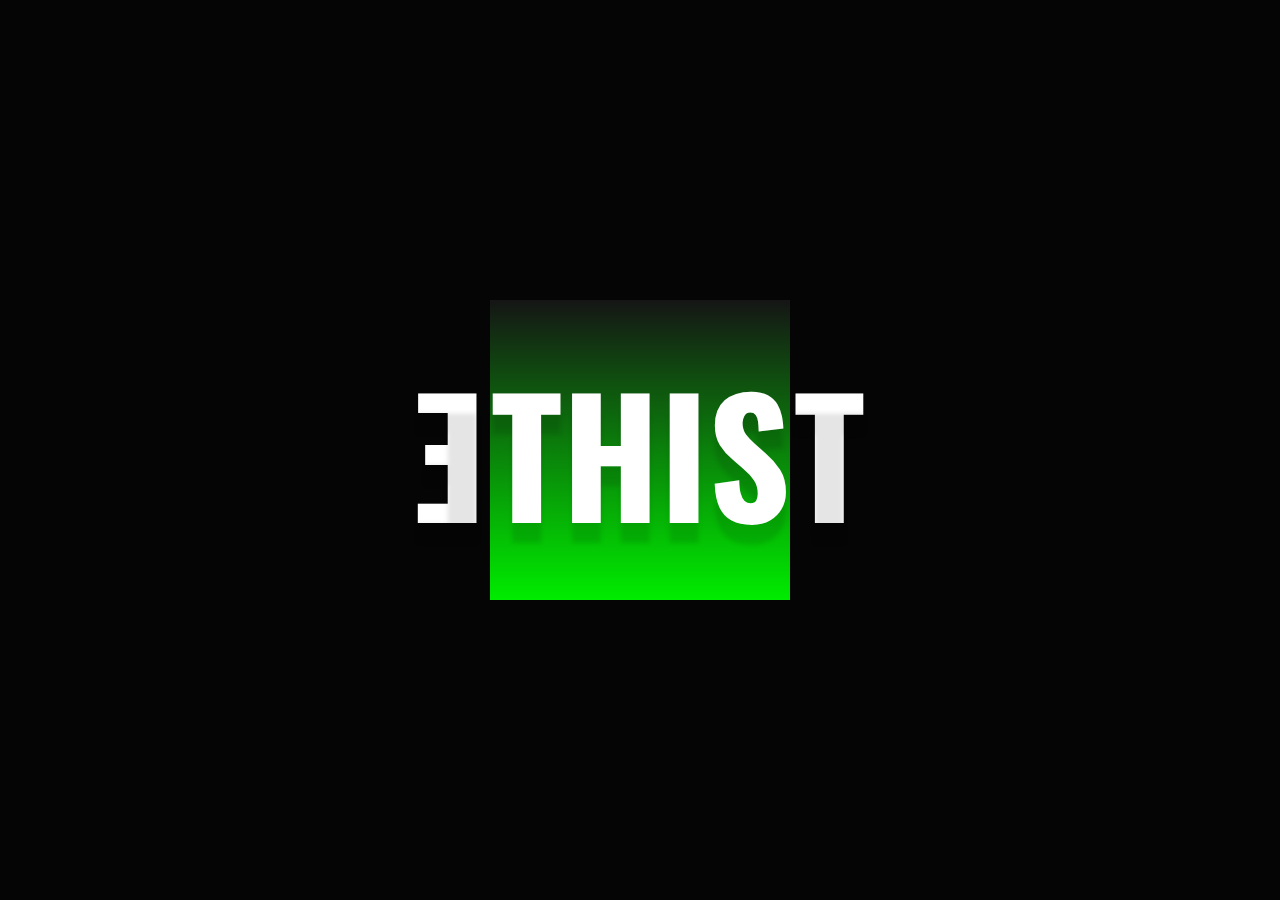
<file: projects/html_css_js/3d-cube/index.html>
<!-- source- @YASH_TECHIE github -->
<!DOCTYPE html>
<html lang="en">
<head>
    <meta charset="UTF-8">
    <meta http-equiv="X-UA-Compatible" content="IE=edge">
    <meta name="viewport" content="width=device-width, initial-scale=1.0">
    <title>3d glowing cube</title>
    <link rel="stylesheet" href="style.css">
</head>
<body>
    <div class="cube">
        <div class="top"></div>
        <div>
            <span style="--i:0">
              <h2>THIS</h2> 
              <h2>THIS</h2>
            </span>
            <span style="--i:1">
                <h2>IS</h2> 
              <h2>IS</h2>
            </span>
            <span style="--i:2">
                <h2>TECHIE</h2> 
              <h2>TECHIE</h2>
            </span>
            <span style="--i:3">
                <h2>YASH </h2> 
              <h2>YASH </h2>
            </span>
        </div>
    </div>
</body>
</html>
</file>
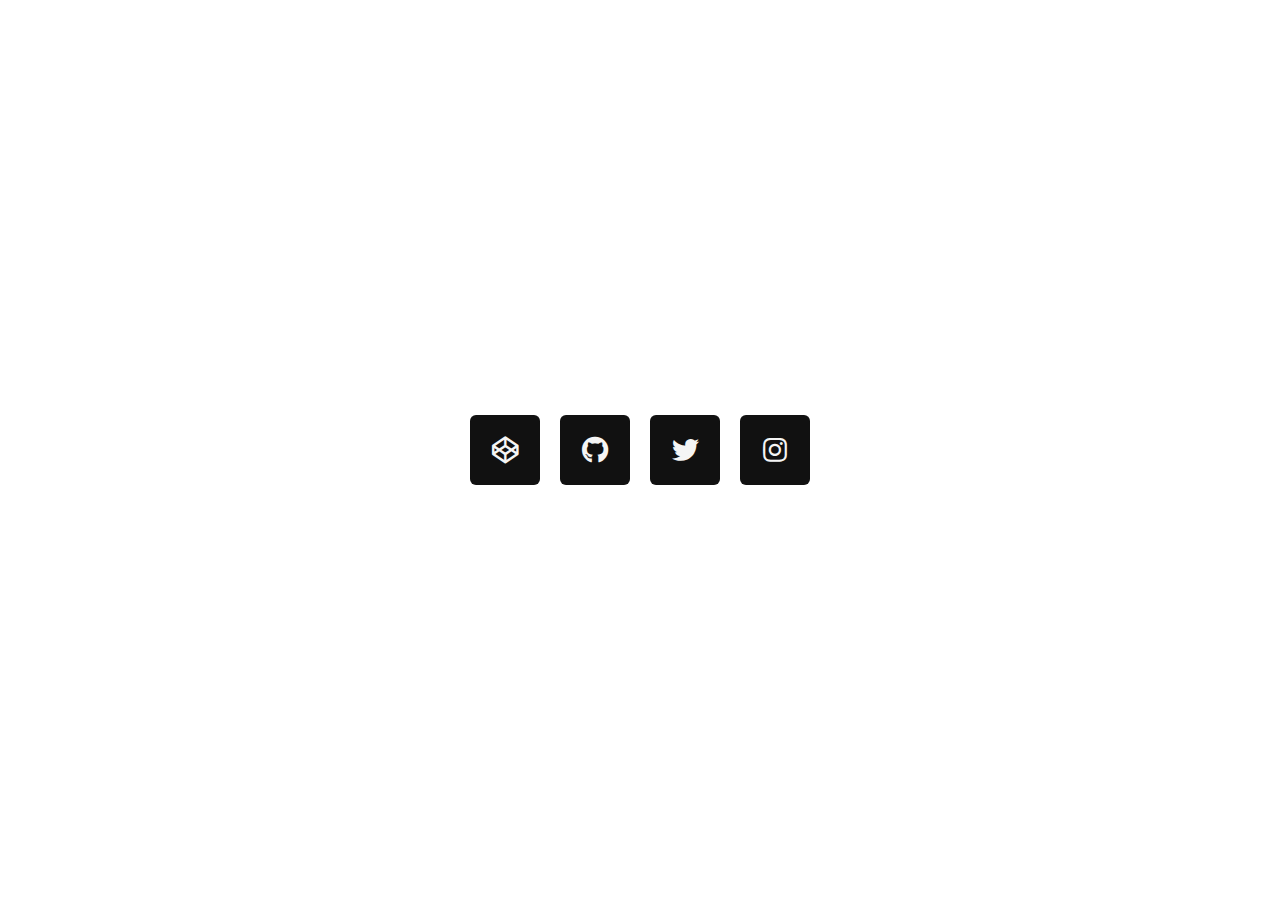
<file: projects/html_css_js/buttons-hover-effect/index.html>
<!DOCTYPE html>
<html>
<head>
  <title>Social Media With Cool Hover Animation | Rustcode</title>
  <link rel="stylesheet" href="https://cdnjs.cloudflare.com/ajax/libs/font-awesome/5.15.3/css/all.min.css" />
  <link rel="stylesheet" type="text/css" href="style.css">
 </head>

 <body>
 
  <ul class="container">
   <li><a href="#"><span class="fab fa-codepen"></span></a></li>
   <li><a href="#"><span class="fab fa-github"></span></a></li>
   <li><a href="#"><span class="fab fa-twitter"></span></a></li>
   <li><a href="#"><span class="fab fa-instagram"></span></a></li>
  </ul>
  
 </body>
</html>
</file>
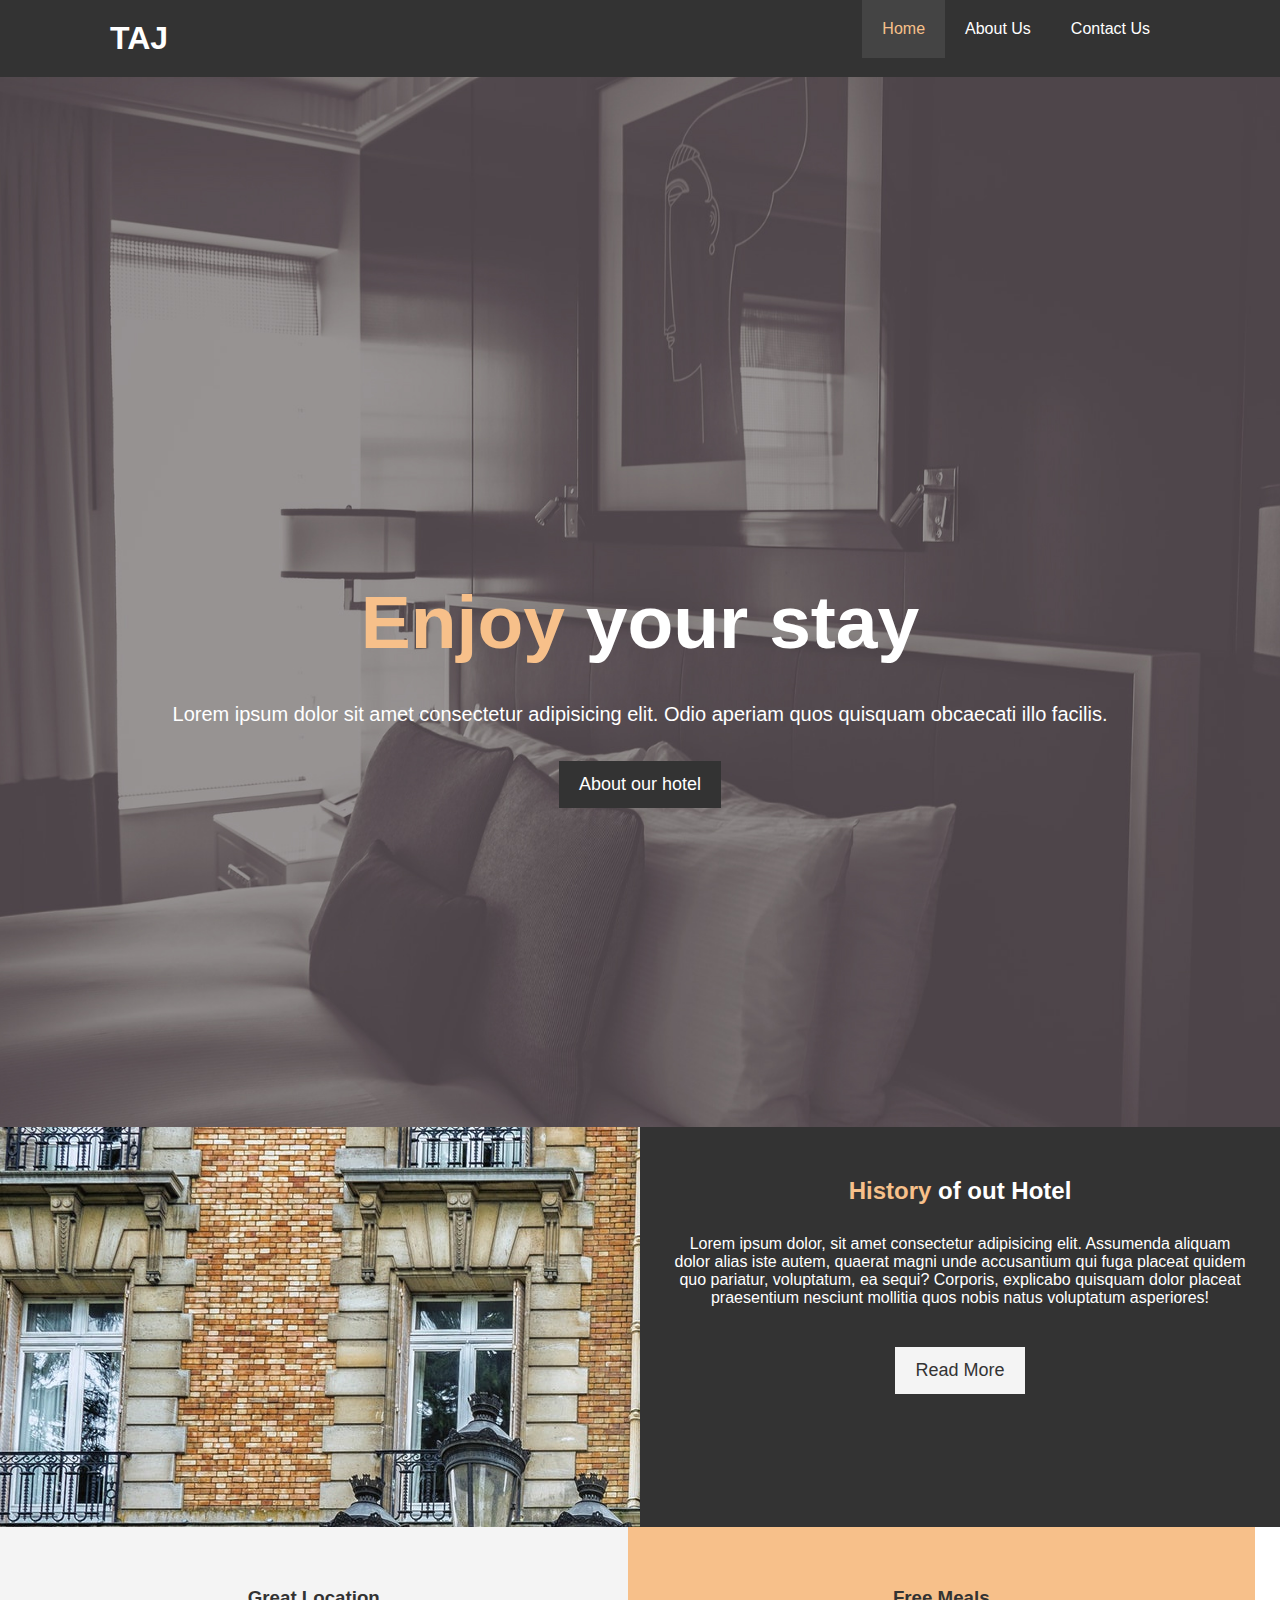
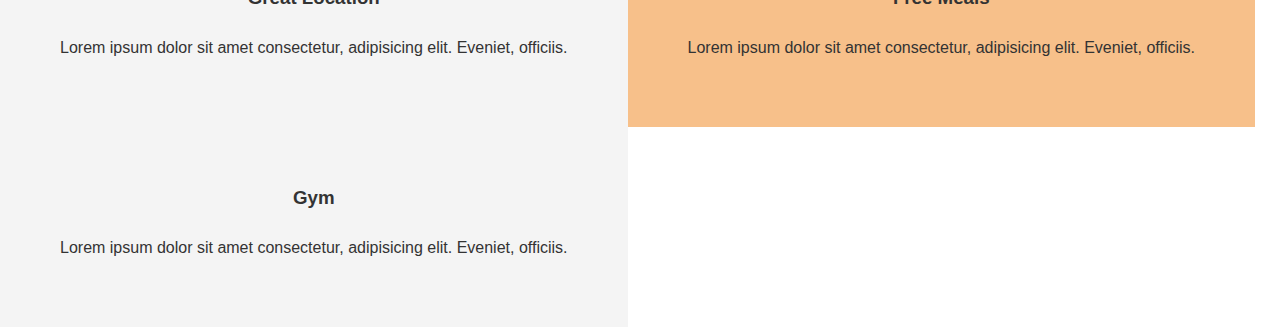
<file: projects/html_css_js/hotel-static-webpage/index.html>
<!-- source- @Techie_Yash github -->
<!-- used lorm text generation for random content , you can modify it accordingly -->
<!DOCTYPE html>
<html lang="en">
<head>
    <meta charset="UTF-8">
    <meta name="viewport" content="width=device-width, initial-scale=1.0">
    <meta http-equiv="X-UA-Compatible" content="ie=edge">
    <meta name="description" content="Dobro dosli u najbolji kafic na svetu">
    <meta name="keywords" content="Kafic">
    <link rel="stylesheet" href="https://use.fontawesome.com/releases/v5.6.1/css/all.css" integrity="sha384-gfdkjb5BdAXd+lj+gudLWI+BXq4IuLW5IT+brZEZsLFm++aCMlF1V92rMkPaX4PP" crossorigin="anonymous">
    <link rel="stylesheet" href="css/style.css">
    <title>Hotel BT - Hello</title>
</head>
<body>
    <header>
        <nav id="navbar">
        <div class="container">
                <h1 class="logo"><a href="index.html">TAJ</a></h1>
                <ul>
                    <li><a class="current" href="index.html">Home</a></li>
                    <li><a href="about.html">About Us</a></li>
                    <li><a href="contact.html">Contact Us</a></li>
                </ul>
              </div>
            </nav>  
        
         <div id="showcase">
           <div class="container">
               <div class="showcase-content">
                   <h1><span class="text-primary">Enjoy</span> your stay</h1>
                   <p class="lead">Lorem ipsum dolor sit amet consectetur adipisicing elit. Odio aperiam quos quisquam obcaecati illo facilis.</p>
                   <a class="btn" href="about.html">About our hotel</a>
               </div>
           </div>
         </div>   
    </header>
    <section id="home-info" class="bg-dark">
        <div class="info-img"></div>
        <div class="info-content">
          <h2><span class="text-primary">History</span> of out Hotel</h2>
          <p>
              Lorem ipsum dolor, sit amet consectetur adipisicing elit. Assumenda
              aliquam dolor alias iste autem, quaerat magni unde accusantium qui
              fuga placeat quidem quo pariatur, voluptatum, ea sequi? Corporis,
              explicabo quisquam dolor placeat praesentium nesciunt mollitia quos
              nobis natus voluptatum asperiores!
          </p>
          <a href="about.html" class="btn btn-light">Read More</a>
        </div>
      </section>
       <section id="features">
           <div class="box bg-light">
            <i class="fas fa-hotel fa-3x"></i>
               <h3>Great Location</h3>
               <p>Lorem ipsum dolor sit amet consectetur, adipisicing elit. Eveniet, officiis.</p>
           </div>
           <div class="box bg-primary">
            <i class="fas fa-utensils fa-3x"></i>
            <h3>Free Meals</h3>
            <p>Lorem ipsum dolor sit amet consectetur, adipisicing elit. Eveniet, officiis.</p>
           </div>
           <div class="box bg-light">
            <i class="fas fa-dumbbell fa-3x"></i>
            <h3>Gym</h3>
            <p>Lorem ipsum dolor sit amet consectetur, adipisicing elit. Eveniet, officiis.</p>
           </div>
       </section>
       <footer id="main-footer">        
       </footer>
</body>
</html>
</file>
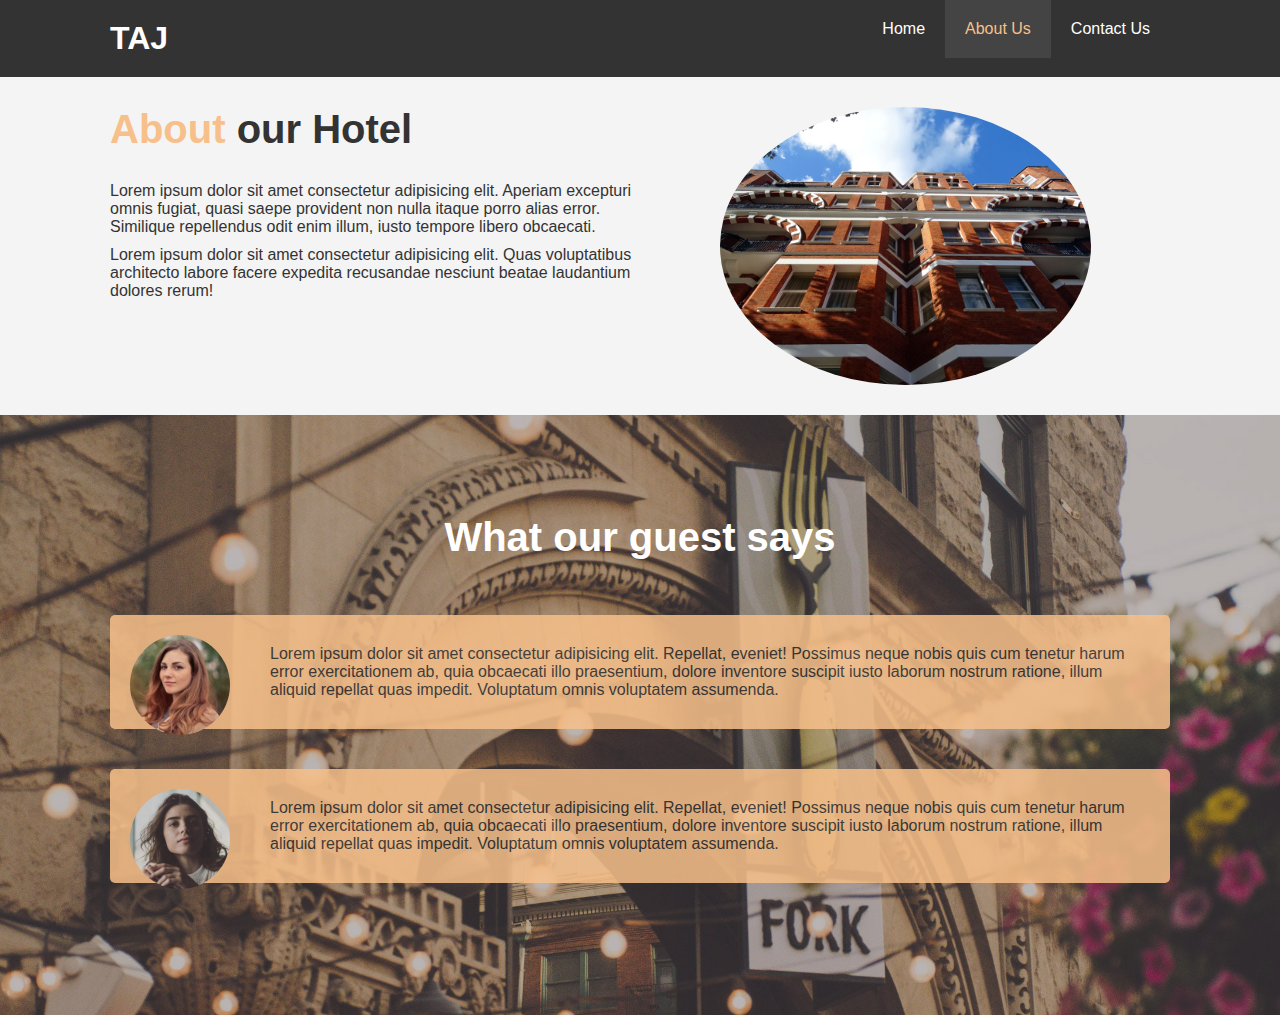
<file: projects/html_css_js/hotel-static-webpage/about.html>
<!DOCTYPE html>
<html lang="en">
<head>
    <meta charset="UTF-8">
    <meta name="viewport" content="width=device-width, initial-scale=1.0">
    <meta http-equiv="X-UA-Compatible" content="ie=edge">
    <meta name="description" content="Dobro dosli u najbolji kafic na svetu">
    <meta name="keywords" content="Kafic">
    <link rel="stylesheet" href="css/style.css">
    <title>Hotel BT - About</title>
</head>
<body>
    <header>
        <nav id="navbar">
        <div class="container">
                <h1 class="logo"><a href="index.html">TAJ</a></h1>
                <ul>
                    <li><a  href="index.html">Home</a></li>
                    <li><a class="current" href="about.html">About Us</a></li>
                    <li><a href="contact.html">Contact Us</a></li>
                </ul>
              </div>
            </nav>  
    </header>
   <section id="about-info" class="bg-light py-3">
       <div class="container">
           <div class="info-left">
               <h1 class="l-heading"> <span class="text-primary">About</span> our Hotel </h1>
               <p>Lorem ipsum dolor sit amet consectetur adipisicing elit. Aperiam excepturi omnis fugiat, quasi saepe provident non nulla itaque porro alias error. Similique repellendus odit enim illum, iusto tempore libero obcaecati.</p>
               <p>Lorem ipsum dolor sit amet consectetur adipisicing elit. Quas voluptatibus architecto labore facere expedita recusandae nesciunt beatae laudantium dolores rerum!</p>
           </div>
           <div class="info-right">
               <img src="./img/photo-2.jpg" alt="Hotel">
           </div>
       </div>
   </section>
   <div class="clr"></div>

   <section id="testimonials" class="py-3">
    <div class="container">
       <h2 class="l-heading ">What our guest says</h2>
       <div class="testimonial bg-primary">
           <img src="./img/person-1.jpg" alt="Samanta">
           <p>Lorem ipsum dolor sit amet consectetur adipisicing elit. Repellat, eveniet! Possimus neque nobis quis cum tenetur harum error exercitationem ab, quia obcaecati illo praesentium, dolore inventore suscipit iusto laborum nostrum ratione, illum aliquid repellat quas impedit. Voluptatum omnis voluptatem assumenda.</p>

       </div>

       <div class="testimonial bg-primary">
        <img src="./img/person-2.jpg" alt="Jen">
        <p>Lorem ipsum dolor sit amet consectetur adipisicing elit. Repellat, eveniet! Possimus neque nobis quis cum tenetur harum error exercitationem ab, quia obcaecati illo praesentium, dolore inventore suscipit iusto laborum nostrum ratione, illum aliquid repellat quas impedit. Voluptatum omnis voluptatem assumenda.</p>

    </div>
   </div>
  </section>
</body>
</html>
</file>
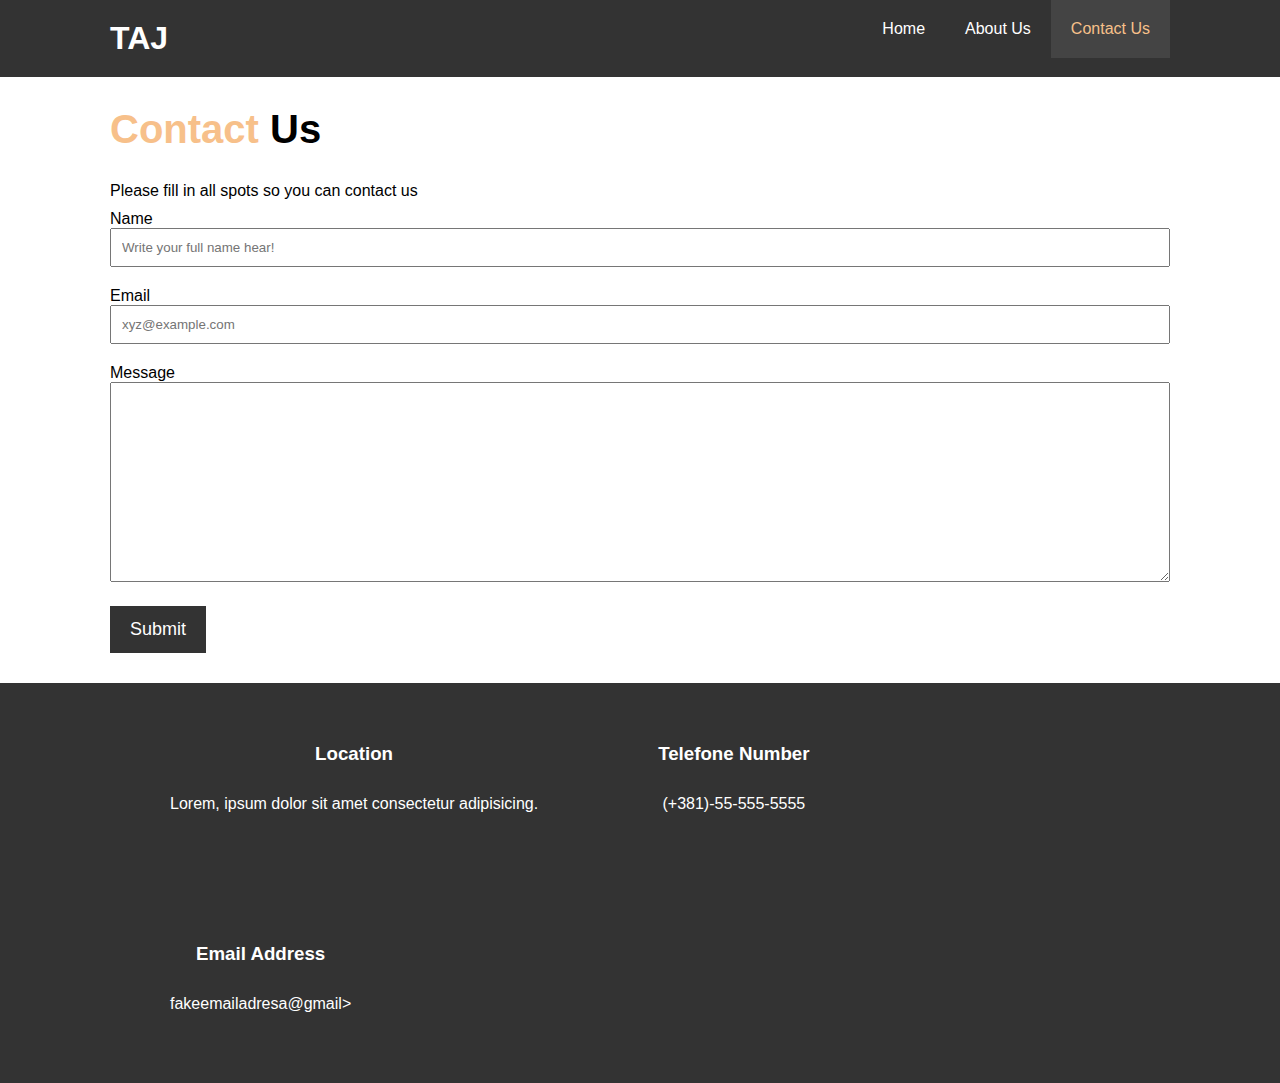
<file: projects/html_css_js/hotel-static-webpage/contact.html>
<!DOCTYPE html>
<html lang="en">
<head>
    <meta charset="UTF-8">
    <meta name="viewport" content="width=device-width, initial-scale=1.0">
    <meta http-equiv="X-UA-Compatible" content="ie=edge">
    <meta name="description" content="Dobro dosli u najbolji kafic na svetu">
    <meta name="keywords" content="Kafic">
    <link rel="stylesheet" href="https://use.fontawesome.com/releases/v5.6.1/css/all.css" integrity="sha384-gfdkjb5BdAXd+lj+gudLWI+BXq4IuLW5IT+brZEZsLFm++aCMlF1V92rMkPaX4PP" crossorigin="anonymous">
    <link rel="stylesheet" href="css/style.css">
    <title>Hotel TAJ - Contact Us</title>
    <script src="script.js"></script>
</head>
<body>
    <header>
        <nav id="navbar">
        <div class="container">
                <h1 class="logo"><a href="index.html">TAJ</a></h1>
                <ul>
                    <li><a  href="index.html">Home</a></li>
                    <li><a href="about.html">About Us</a></li>
                    <li><a class="current" href="contact.html">Contact Us</a></li>
                </ul>
              </div>
            </nav>  
    </header>

     <section id="contact-form" class="py-3">
         <div class="container">
            <h1 class="l-heading"><span class="text-primary">Contact </span> Us</h1>
            <p>Please fill in all spots so you can contact us</p>
            <form action="process.php">
                <div class="form-group">
                   <laber for="name">Name</laber>
                   <input type="text" placeholder="Write your full name hear!" name="Name" id="Name">
                </div>
                <div class="form-group">
                   <laber for="email">Email</laber>
                   <input type="email" placeholder="xyz@example.com" name="email" id="email">
                </div>
                <div class="form-group">
                   <laber for="message">Message</laber>
                   <textarea id="message" placeholder="Maximum 400 characters!" rows="4" cols="25" maxlength="400"  oninput="updateCharacterCount()">
                    </textarea>
                    <div id="characterCount"></div>
                </div>
                <button type="submit" class="btn">Submit</button>
            </form>
         </div>
     </section>
     <section id="contact-info" class="bg-dark">
         <div class="container">
            <div class="box ">
                <i class="fas fa-hotel fa-3x"></i>
                   <h3> Location</h3>
                   <p>Lorem, ipsum dolor sit amet consectetur adipisicing.</p>
               </div>
               <div class="box">
                <i class="fas fa-phone fa-3x"></i>
                <h3>Telefone Number</h3>
                <p>(+381)-55-555-5555</p>
               </div>
               <div class="box ">
                <i class="fas fa-envelope fa-3x"></i>
                <h3>Email Address</h3>
                <p>fakeemailadresa@gmail></p>
               </div>
         </div>

     </section>
 
</body>
</html>
</file>
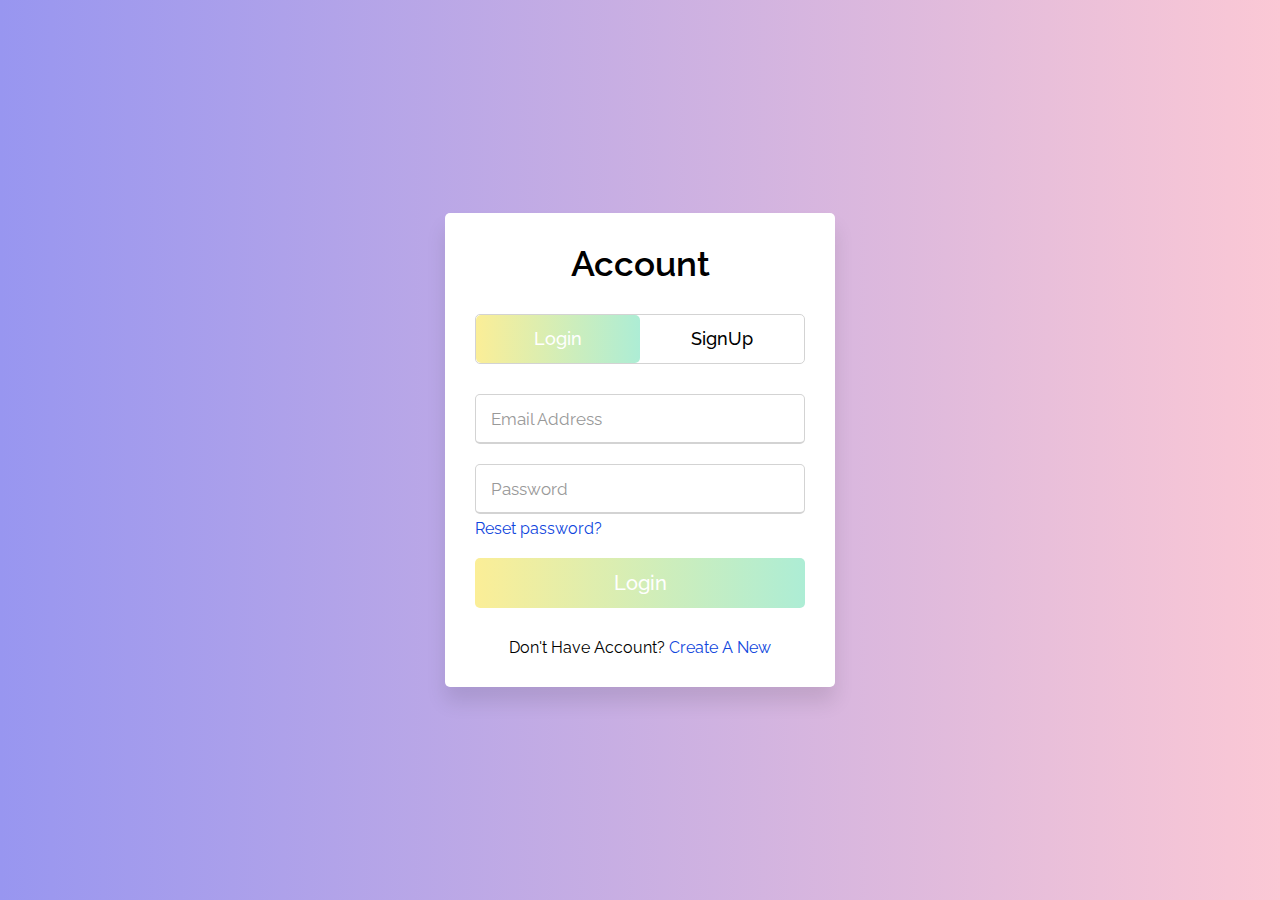
<file: projects/html_css_js/sign_n_login_page/form.html>
<!-- source- @yash_techie github -->
<!DOCTYPE html>
<html lang="en" dir="ltr">
   <head>
      <meta charset="utf-8">
      <title>Sign Up | Log In</title>
      <link rel="stylesheet" href="style.css">
      <meta name="viewport" content="width=device-width, initial-scale=1.0">
   </head>
   <body>
      <div class="wrapper">
         <div class="title-text">
            <div class="title login">
               Account 
            </div>
            <div class="title signup">
               Account
            </div>
         </div>
         <div class="form-container">
            <div class="slide-controls">
               <input type="radio" name="slide" id="login" checked>
               <input type="radio" name="slide" id="signup">
               <label for="login" class="slide login">Login</label>
               <label for="signup" class="slide signup">SignUp</label>
               <div class="slider-tab"></div>
            </div>
            <div class="form-inner">
               <form action="#" class="login">
                  <div class="field">
                     <input type="text" placeholder="Email Address" required>
                  </div>
                  <div class="field">
                     <input type="password" placeholder="Password" required>
                  </div>
                  <div class="pass-link">
                     <a href="#">Reset password?</a>
                  </div>
                  <div class="field btn">
                     <div class="btn-layer"></div>
                     <input type="submit" value="Login">
                  </div>
                  <div class="signup-link">
                     Don't Have Account? <a href="">Create A New</a>
                  </div>
               </form>
               <form action="#" class="signup">
                  <div class="field">
                     <input type="text" placeholder="Email Address" required>
                  </div>
                  <div class="field">
                     <input type="password" placeholder="Password" required>
                  </div>
                  <div class="field">
                     <input type="password" placeholder="Confirm Password" required>
                  </div>
                  <div class="field btn">
                     <div class="btn-layer"></div>
                     <input type="submit" value="SignUp">
                  </div>
               </form>
            </div>
         </div>
      </div>
      <script>
         const loginText = document.querySelector(".title-text .login");
         const loginForm = document.querySelector("form.login");
         const loginBtn = document.querySelector("label.login");
         const signupBtn = document.querySelector("label.signup");
         const signupLink = document.querySelector("form .signup-link a");
         signupBtn.onclick = (()=>{
           loginForm.style.marginLeft = "-50%";
           loginText.style.marginLeft = "-50%";
         });
         loginBtn.onclick = (()=>{
           loginForm.style.marginLeft = "0%";
           loginText.style.marginLeft = "0%";
         });
         signupLink.onclick = (()=>{
           signupBtn.click();
           return false;
         });
      </script>
   </body>
</html>
</file>
<file: projects/html_css_js/3d-cube/style.css>
@import url('https://fonts.googleapis.com/css?family=Oswald:wght@700&display=swap');

* {
    margin: 0;
    padding: 0%;
    box-sizing: border-box;
    font-family: 'Oswald',sans-serif;
}

body{
    display: flex;
    justify-content: center;
    align-items: center;
    min-height: 100vh;
    background:#050505;
}


.cube {
     position: relative;
     width: 300px;
     height: 300px;
     transform-style: preserve-3d;
     animation: animate 4s linear infinite;

}
@keyframes animate {
    0% {
        transform: rotateX(-30deg) rotateY(360deg);

    }
    100%{
        transform: rotateX(-30deg) rotateY(0);
    }
}

.cube div {
    position:absolute;
    top: 0 ;
    left: 0;
    width: 100%;
    height: 100%;
    transform-style: preserve-3d;
}

.cube div span {
    position: absolute;
    top: 0;
    left: 0;
    width: 100%;
    height: 100%;
    background: linear-gradient(#151515,#00ec00);
    transform: rotateY(calc(90deg * var(--i))) translateZ(150px);
    display: flex;
    justify-content: center;
    align-items: center;
    transform-style: preserve-3d;
}
.cube div span h2 {
    position: absolute;
    font-size: 10em;
    color: white;
    transform: translateZ(50px);
}
.cube div span h2:nth-child(1){
   transform: translateZ(0) translateY(20px); 
   color: rgba(0, 0, 0, 0.1);
   filter: blur(2px);
}
.top {
    position:absolute;
    top: 0;
    left: 0;
    width: 300px;
    height: 300px;
    background: #222;
    transform: rotateX(90deg) translateZ(150px);
}
.top::before {
    content: '';
    position: absolute;
    top: 0;
    left: 0;    
    width: 300px;
    height: 300px;
    background: #0f0;
    transform: translateZ(-380px);
    filter: blur(20px);
    box-shadow: 0 0 120px rgba(0, 255, 0, 0.2),
    0 0 200px rgba(0, 255, 0, 0.4),
    0 0 300px rgba(0, 255, 0, 0.6),
    0 0 400px rgba(0, 255, 0, 0.8),
    0 0 500px rgba(0, 255, 0, 1)
}
</file>
<file: projects/html_css_js/buttons-hover-effect/style.css>
* {
    margin: 0;
    padding: 0;
   }

   body {
    height: 100vh;
    width: 100vw;
    display: flex;
    align-items: center;
    justify-content: center;
   }

   .container {
    list-style: none;
    display: flex;
    align-items: center;
    justify-content: center;
   }

   .container li {
    position: relative;
    display: flex;
    align-items: center;
    justify-content: center;
    height: 70px;
    width: 70px;
    margin: 0 10px;
    cursor: pointer;
   }

   .container li:before {
    content: '';
    position: absolute;
    top: 0;
    left: 0;
    height: 100%;
    width: 100%;
    z-index: -1;
    border-radius: 6px;
    background: #111;
    transition: all 0.3s ease-in;
   }

   .container li:hover:before {
    transform: rotate(360deg);
    border-radius: 50%;
   }

   .container li a span {
    font-size: 27px;
    line-height: 70px;
    color: whitesmoke;
    transition: all 0.3s ease-out;
   }

   .container li:hover a span {
    transform: scale(1.1);
   }
</file>
<file: projects/html_css_js/sign_n_login_page/style.css>
@import url('https://fonts.googleapis.com/css2?family=Raleway:wght@300&display=swap');

*{
  margin: 0;
  padding: 0;
  box-sizing: border-box;
  font-family: 'Raleway', sans-serif;
}
html,body{
  display: grid;
  height: 100%;
  width: 100%;
  place-items: center;
  background: -webkit-linear-gradient(left, #9896F0,#FBC8D5);
}
::selection{
  background: #12e8f0;
  color: #fff;
}
.wrapper{
  overflow: hidden;
  max-width: 390px;
  background: #fff;
  padding: 30px;
  border-radius: 5px;
  box-shadow: 0px 15px 20px rgba(0,0,0,0.1);
}
.wrapper .title-text{
  display: flex;
  width: 200%;
}
.wrapper .title{
  width: 50%;
  font-size: 35px;
  font-weight: 600;
  text-align: center;
  transition: all 0.6s cubic-bezier(0.68,-0.55,0.265,1.55);
}
.wrapper .slide-controls{
  position: relative;
  display: flex;
  height: 50px;
  width: 100%;
  overflow: hidden;
  margin: 30px 0 10px 0;
  justify-content: space-between;
  border: 1px solid lightgrey;
  border-radius: 5px;
}
.slide-controls .slide{
  height: 100%;
  width: 100%;
  color: #fff;
  font-size: 18px;
  font-weight: 500;
  text-align: center;
  line-height: 48px;
  cursor: pointer;
  z-index: 1;
  transition: all 0.6s ease;
}
.slide-controls label.signup{
  color: #000;
}
.slide-controls .slider-tab{
  position: absolute;
  height: 100%;
  width: 50%;
  left: 0;
  z-index: 0;
  border-radius: 5px;
  background: -webkit-linear-gradient(left, #FBEE97, #ADEDD5);
  transition: all 0.6s cubic-bezier(0.68,-0.55,0.265,1.55);
}
input[type="radio"]{
  display: none;
}
#signup:checked ~ .slider-tab{
  left: 50%;
}
#signup:checked ~ label.signup{
  color: #fff;
  cursor: default;
  user-select: none;
}
#signup:checked ~ label.login{
  color: #000;
}
#login:checked ~ label.signup{
  color: #000;
}
#login:checked ~ label.login{
  cursor: default;
  user-select: none;
}
.wrapper .form-container{
  width: 100%;
  overflow: hidden;
}
.form-container .form-inner{
  display: flex;
  width: 200%;
}
.form-container .form-inner form{
  width: 50%;
  transition: all 0.6s cubic-bezier(0.68,-0.55,0.265,1.55);
}
.form-inner form .field{
  height: 50px;
  width: 100%;
  margin-top: 20px;
}
.form-inner form .field input{
  height: 100%;
  width: 100%;
  outline: none;
  padding-left: 15px;
  border-radius: 5px;
  border: 1px solid lightgrey;
  border-bottom-width: 2px;
  font-size: 17px;
  transition: all 0.3s ease;
}
.form-inner form .field input:focus{
  border-color: #12e8f0;
}
.form-inner form .field input::placeholder{
  color: #999;
  transition: all 0.3s ease;
}
form .field input:focus::placeholder{
  color: #b3b3b3;
}
.form-inner form .pass-link{
  margin-top: 5px;
}
.form-inner form .signup-link{
  text-align: center;
  margin-top: 30px;
}
.form-inner form .pass-link a,
.form-inner form .signup-link a{
  color: #0e45dd;
  text-decoration: none;
}
.form-inner form .pass-link a:hover,
.form-inner form .signup-link a:hover{
  text-decoration: underline;
}
form .btn{
  height: 50px;
  width: 100%;
  border-radius: 5px;
  position: relative;
  overflow: hidden;
}
form .btn .btn-layer{
  height: 100%;
  width: 300%;
  position: absolute;
  left: -100%;
  background: -webkit-linear-gradient(right, #FBEE97, #ADEDD5, #FBEE97, #ADEDD5);
  border-radius: 5px;
  transition: all 0.4s ease;;
}
form .btn:hover .btn-layer{
  left: 0;
}
form .btn input[type="submit"]{
  height: 100%;
  width: 100%;
  z-index: 2;
  position: relative;
  background: none;
  border: none;
  color: #fff;
  padding-left: 0;
  border-radius: 10px;
  font-size: 20px;
  font-weight: 500;
  cursor: pointer;
}
</file>
<file: projects/html_css_js/hotel-static-webpage/css/style.css>
/* Reset */
 *{  
    margin: 0;
    padding: 0;
    box-sizing: border-box;
}


/* Main Styling */
html  body{
 font-family: 'Segoe UI', Tahoma, Geneva, Verdana, sans-serif;
 line-height: 1,7em;
}
a{
    color:#333;
    text-decoration: none;
}
h1,h2,h3 {
    padding-bottom:20px;
}

p{
    margin:10px 0;
}

/* Utility Classes */
.container{
    margin:auto;
    max-width: 1100px;
    overflow:auto;
    padding:0 20px;
}

.text-primary{
    color:#f7c08a;
}

.lead{
    font-size:20px;
}

.btn{
    display:inline-block;
    font-size:18px;
    color:#fff;
    background:#333;
    padding:13px 20px;
    border:none;
    cursor:pointer;
}

.btn:hover{
    background:#f7c08a;
    color:#333
}
.btn-light {
    background: #f4f4f4;
    color: #333;
  }
  
  .bg-dark {
    background: #333;
    color: #fff;
  }
  
  .bg-light {
    background: #f4f4f4;
    color: #333;
  }
  
  .bg-primary {
    background: #f7c08a;
    color: #333;
  }
  .clr{
      clear:both;
  }
  .l-heading{
      font-size:40px;
  }
 
  /* Padding */
  .py-1{padding:10px 0 ;}
  .py-2{padding:20px 0 ;}
  .py-3{padding:30px 0 ;}

/* Navbar */
#navbar{
    background:#333;
    color:#fff;
    overflow:auto;
}

#navbar a{
    color:#fff
}

#navbar h1{
    float:left;
    padding-top:20px;
}

#navbar ul{
    list-style:none;
    float:right;
}

#navbar ul li {
 float:left;
}

#navbar ul li a{
    display:block;
    padding:20px;
    text-align: center;
}

#navbar ul li a:hover,
 #navbar ul li a.current{
    background:#444;
    color:#f7c08a;
}

/* showcase */

#showcase {
    background-image: url('../img/showcase.jpg');
    background-repeat: no-repeat;
    background-position: center center;
    background-size: cover;
    height: 1050px;
}



#showcase .showcase-content{
    color:#fff;
    text-align:center;
    padding-top:500px;
}

#showcase .showcase-content h1{
    font-size:75px;
    line-height:1.2em;
}

#showcase .showcase-content p {
    padding-bottom:20px;
    line-height: 1.7em;
}
#home-info {
    height: 400px;
  }
  
  #home-info .info-img {
    float: left;
    width: 50%;
    background: url('../img/photo-1.jpg') no-repeat;
    min-height: 100%;
    
  }
  
  #home-info .info-content {
    float: right;
    width: 50%;
    height: 100%;
    text-align: center;
    padding: 50px 30px;
    overflow: hidden;
    
  }
  
  #home-info .info-content p {
    padding-bottom: 30px;
  }
/* Features */
.box{
    float:left;
    widows: 33.5%;
    padding:60px;
    text-align:center;
}

.box i{
    margin-bottom:10px;
}

/* About Info */
#about-info .info-right{
    float:right;
    width:50%;
    min-height:100%;
}
#about-info .info-left{
    float:left;
    width:50%;
    min-height: 100%;
}

#about-info .info-right img{
    display:block;
    margin:auto;
    width:70%;
    border-radius:50%;
}
#testimonials{
    height:600px;
    background:url('../img/test-bg.jpg') no-repeat center center/cover;
    padding-top:100px;
}

#testimonials .testimonial img{
    width:100px;
    float:left;
    margin-right:40px;
    border-radius:50%;
}

#testimonials  h2{
    color:#fff;
    text-align:center;
    padding-bottom:55px;
}

#testimonials .testimonial{
    padding:20px;
    margin-bottom:40px;
    border-radius:5px;
    opacity: 0.85;
}
#contact-form .form-group{
    margin-bottom:20px;
}
#contact-form label{
    display:block;
    margin-bottom:5px;
}

#contact-form input, #contact-form textarea {
    width:100%;
    padding:10px;
    border:1px #ddd slod;
}

#contact-form textarea{
    height:200px;
}
#contact-form input:focus, #contact-form textarea:focus {
    outline:none;
    border-color:#f7c08a
}
</file>
